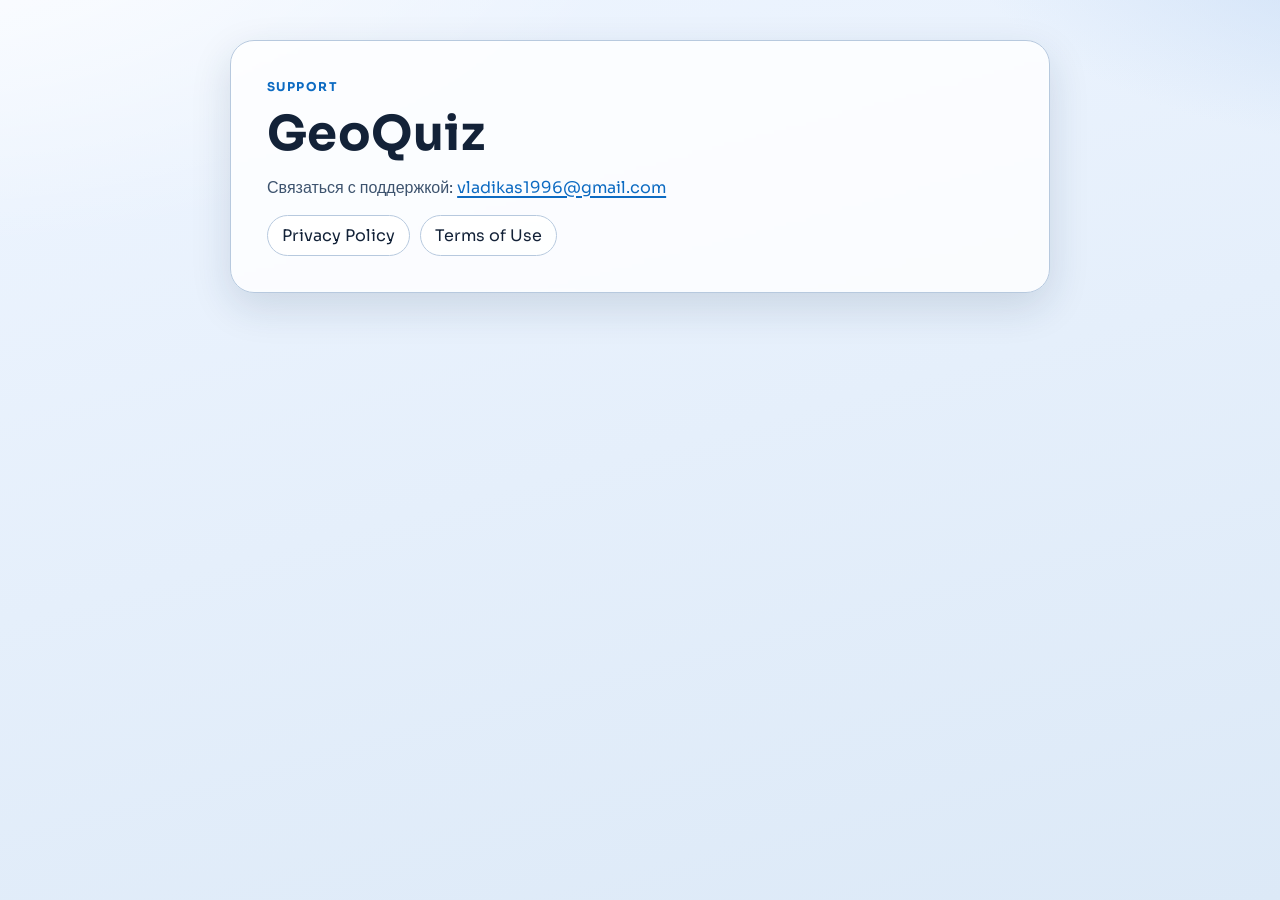
<file: index.html>
<!doctype html>
<html lang="ru">
  <head>
    <meta charset="UTF-8" />
    <meta name="viewport" content="width=device-width, initial-scale=1.0" />
    <title>GeoQuiz</title>
    <link rel="stylesheet" href="./styles.css" />
    <meta http-equiv="refresh" content="0; url=./support/" />
    <script>
      window.location.replace("./support/");
    </script>
  </head>
  <body>
    <main class="page">
      <section class="card">
        <p class="eyebrow">GeoQuiz</p>
        <h1>Переход на страницу поддержки</h1>
        <p>Если редирект не сработал, откройте страницу вручную:</p>
        <p><a class="link-chip" href="./support/">Open Support</a></p>
      </section>
    </main>
  </body>
</html>
</file>
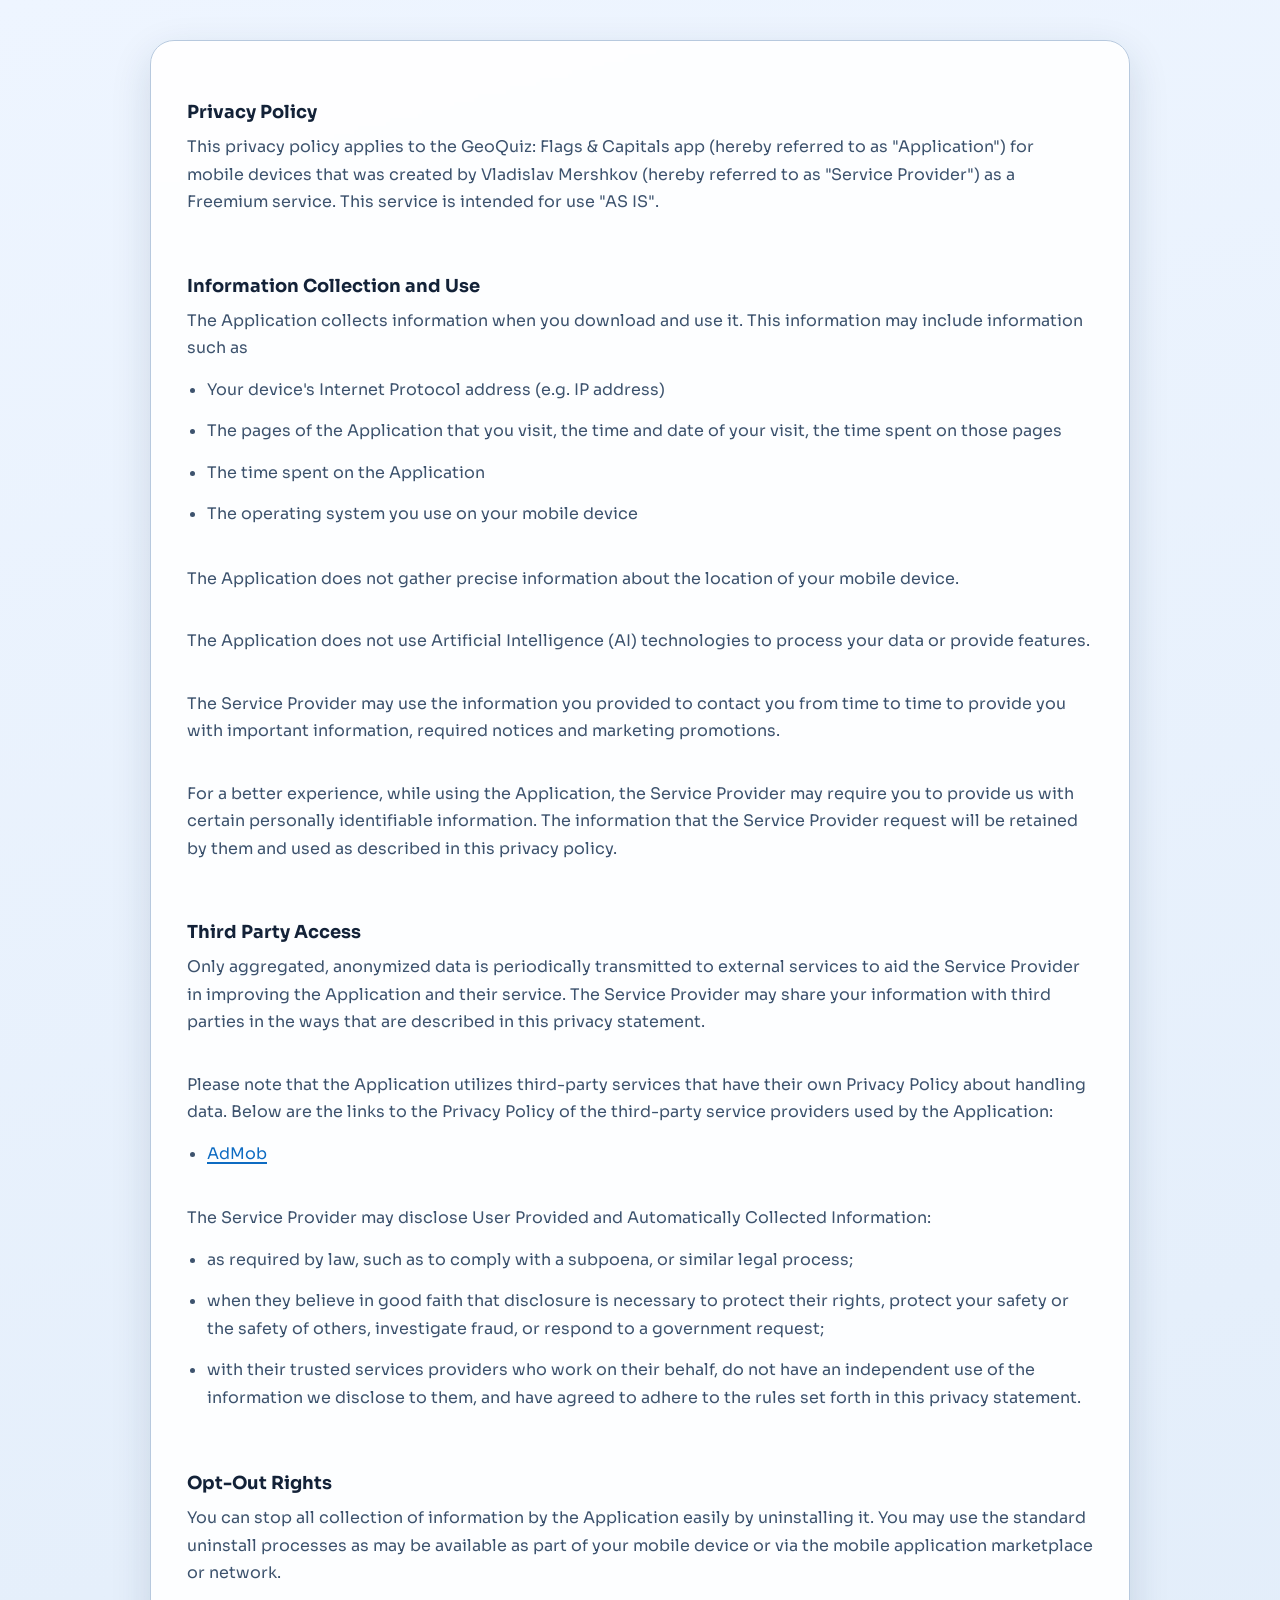
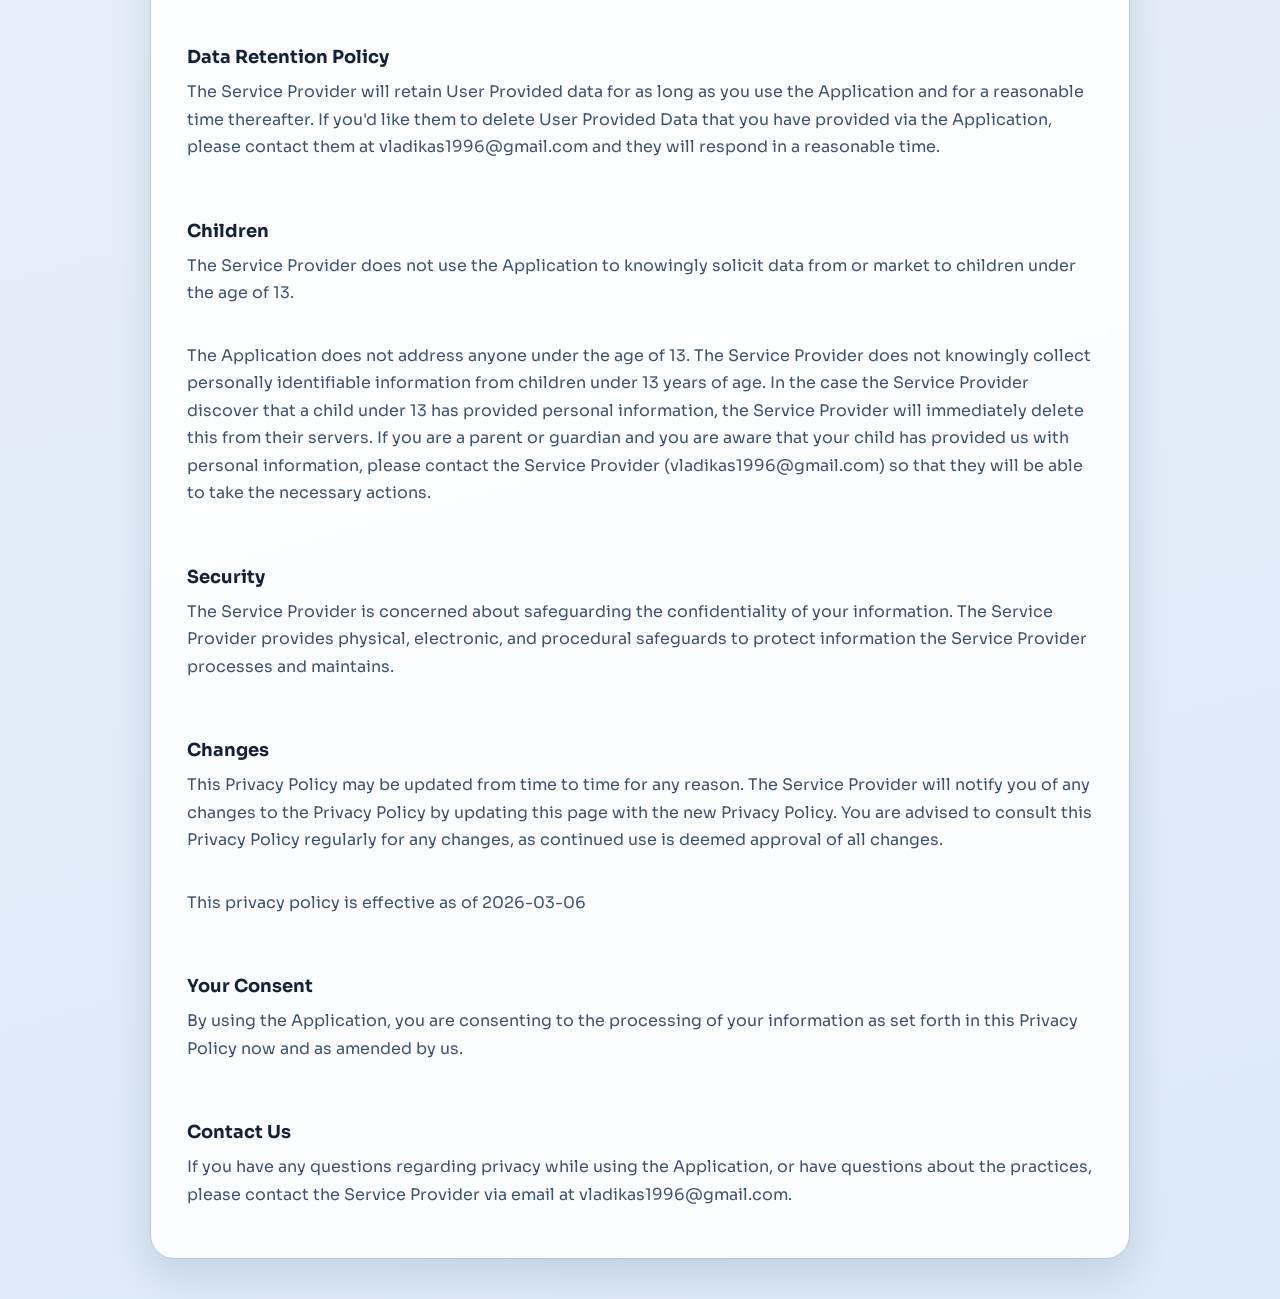
<file: privacy/index.html>
<!doctype html>
<html lang="en">
    <head>
      <meta charset='utf-8'>
      <meta name='viewport' content='width=device-width'>
      <title>Privacy Policy</title>
      <link rel="stylesheet" href="../styles.css" />
    </head>
    <body class="legal-page">
    <main class="page">
      <article class="card legal-card">
    <strong>Privacy Policy</strong><p>This privacy policy applies to the GeoQuiz: Flags &amp; Capitals app (hereby referred to as "Application") for mobile devices that was created by Vladislav Mershkov (hereby referred to as "Service Provider") as a Freemium service. This service is intended for use "AS IS".</p><br><strong>Information Collection and Use</strong><p>The Application collects information when you download and use it. This information may include information such as </p><ul><li>Your device's Internet Protocol address (e.g. IP address)</li><li>The pages of the Application that you visit, the time and date of your visit, the time spent on those pages</li><li>The time spent on the Application</li><li>The operating system you use on your mobile device</li></ul><p></p><br><p>The Application does not gather precise information about the location of your mobile device.</p><!----><br><p>The Application does not use Artificial Intelligence (AI) technologies to process your data or provide features.</p><br><p>The Service Provider may use the information you provided to contact you from time to time to provide you with important information, required notices and marketing promotions.</p><br><p>For a better experience, while using the Application, the Service Provider may require you to provide us with certain personally identifiable information. The information that the Service Provider request will be retained by them and used as described in this privacy policy.</p><br><strong>Third Party Access</strong><p>Only aggregated, anonymized data is periodically transmitted to external services to aid the Service Provider in improving the Application and their service. The Service Provider may share your information with third parties in the ways that are described in this privacy statement.</p><div><br><p>Please note that the Application utilizes third-party services that have their own Privacy Policy about handling data. Below are the links to the Privacy Policy of the third-party service providers used by the Application:</p><ul><li><a href="https://support.google.com/admob/answer/6128543?hl=en" target="_blank" rel="noopener noreferrer">AdMob</a></li></ul></div><br><p>The Service Provider may disclose User Provided and Automatically Collected Information:</p><ul><li>as required by law, such as to comply with a subpoena, or similar legal process;</li><li>when they believe in good faith that disclosure is necessary to protect their rights, protect your safety or the safety of others, investigate fraud, or respond to a government request;</li><li>with their trusted services providers who work on their behalf, do not have an independent use of the information we disclose to them, and have agreed to adhere to the rules set forth in this privacy statement.</li></ul><p></p><br><strong>Opt-Out Rights</strong><p>You can stop all collection of information by the Application easily by uninstalling it. You may use the standard uninstall processes as may be available as part of your mobile device or via the mobile application marketplace or network.</p><br><strong>Data Retention Policy</strong><p>The Service Provider will retain User Provided data for as long as you use the Application and for a reasonable time thereafter. If you'd like them to delete User Provided Data that you have provided via the Application, please contact them at vladikas1996@gmail.com and they will respond in a reasonable time.</p><br><strong>Children</strong><p>The Service Provider does not use the Application to knowingly solicit data from or market to children under the age of 13.</p><div><br><p>The Application does not address anyone under the age of 13. The Service Provider does not knowingly collect personally identifiable information from children under 13 years of age. In the case the Service Provider discover that a child under 13 has provided personal information, the Service Provider will immediately delete this from their servers. If you are a parent or guardian and you are aware that your child has provided us with personal information, please contact the Service Provider (vladikas1996@gmail.com) so that they will be able to take the necessary actions.</p></div><br><strong>Security</strong><p>The Service Provider is concerned about safeguarding the confidentiality of your information. The Service Provider provides physical, electronic, and procedural safeguards to protect information the Service Provider processes and maintains.</p><br><strong>Changes</strong><p>This Privacy Policy may be updated from time to time for any reason. The Service Provider will notify you of any changes to the Privacy Policy by updating this page with the new Privacy Policy. You are advised to consult this Privacy Policy regularly for any changes, as continued use is deemed approval of all changes.</p><br><p>This privacy policy is effective as of 2026-03-06</p><br><strong>Your Consent</strong><p>By using the Application, you are consenting to the processing of your information as set forth in this Privacy Policy now and as amended by us.</p><br><strong>Contact Us</strong><p>If you have any questions regarding privacy while using the Application, or have questions about the practices, please contact the Service Provider via email at vladikas1996@gmail.com.</p>
      </article>
    </main>
    </body>
    </html>
</file>
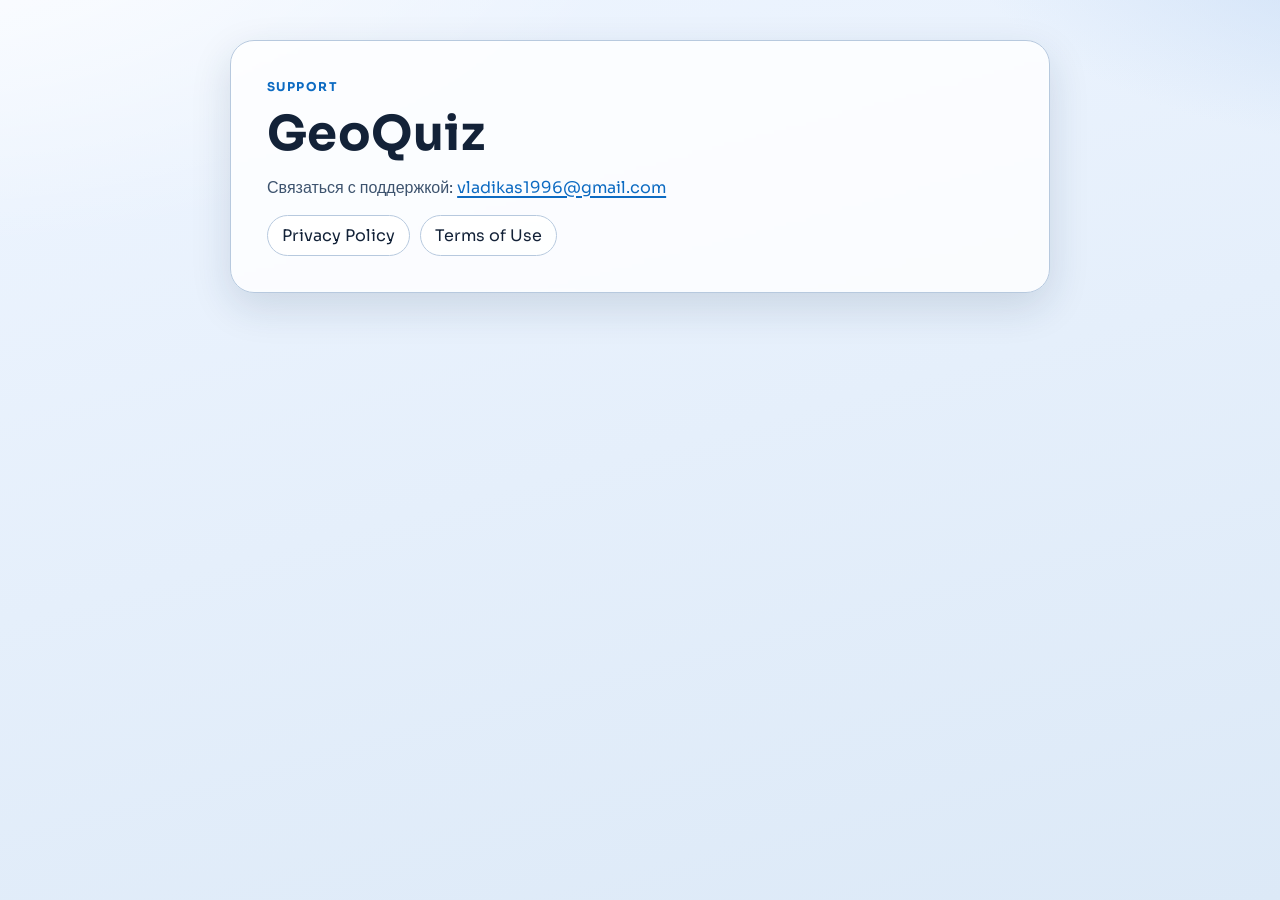
<file: support/index.html>
<!doctype html>
<html lang="ru">
  <head>
    <meta charset="UTF-8" />
    <meta name="viewport" content="width=device-width, initial-scale=1.0" />
    <title>GeoQuiz Support</title>
    <link rel="stylesheet" href="../styles.css" />
  </head>
  <body>
    <main class="page">
      <section class="card">
        <p class="eyebrow">Support</p>
        <h1>GeoQuiz</h1>
        <p>
          Связаться с поддержкой:
          <a href="mailto:vladikas1996@gmail.com">vladikas1996@gmail.com</a>
        </p>
        <nav class="links">
          <a class="link-chip" href="../privacy/">Privacy Policy</a>
          <a class="link-chip" href="../terms/">Terms of Use</a>
        </nav>
      </section>
    </main>
  </body>
</html>
</file>
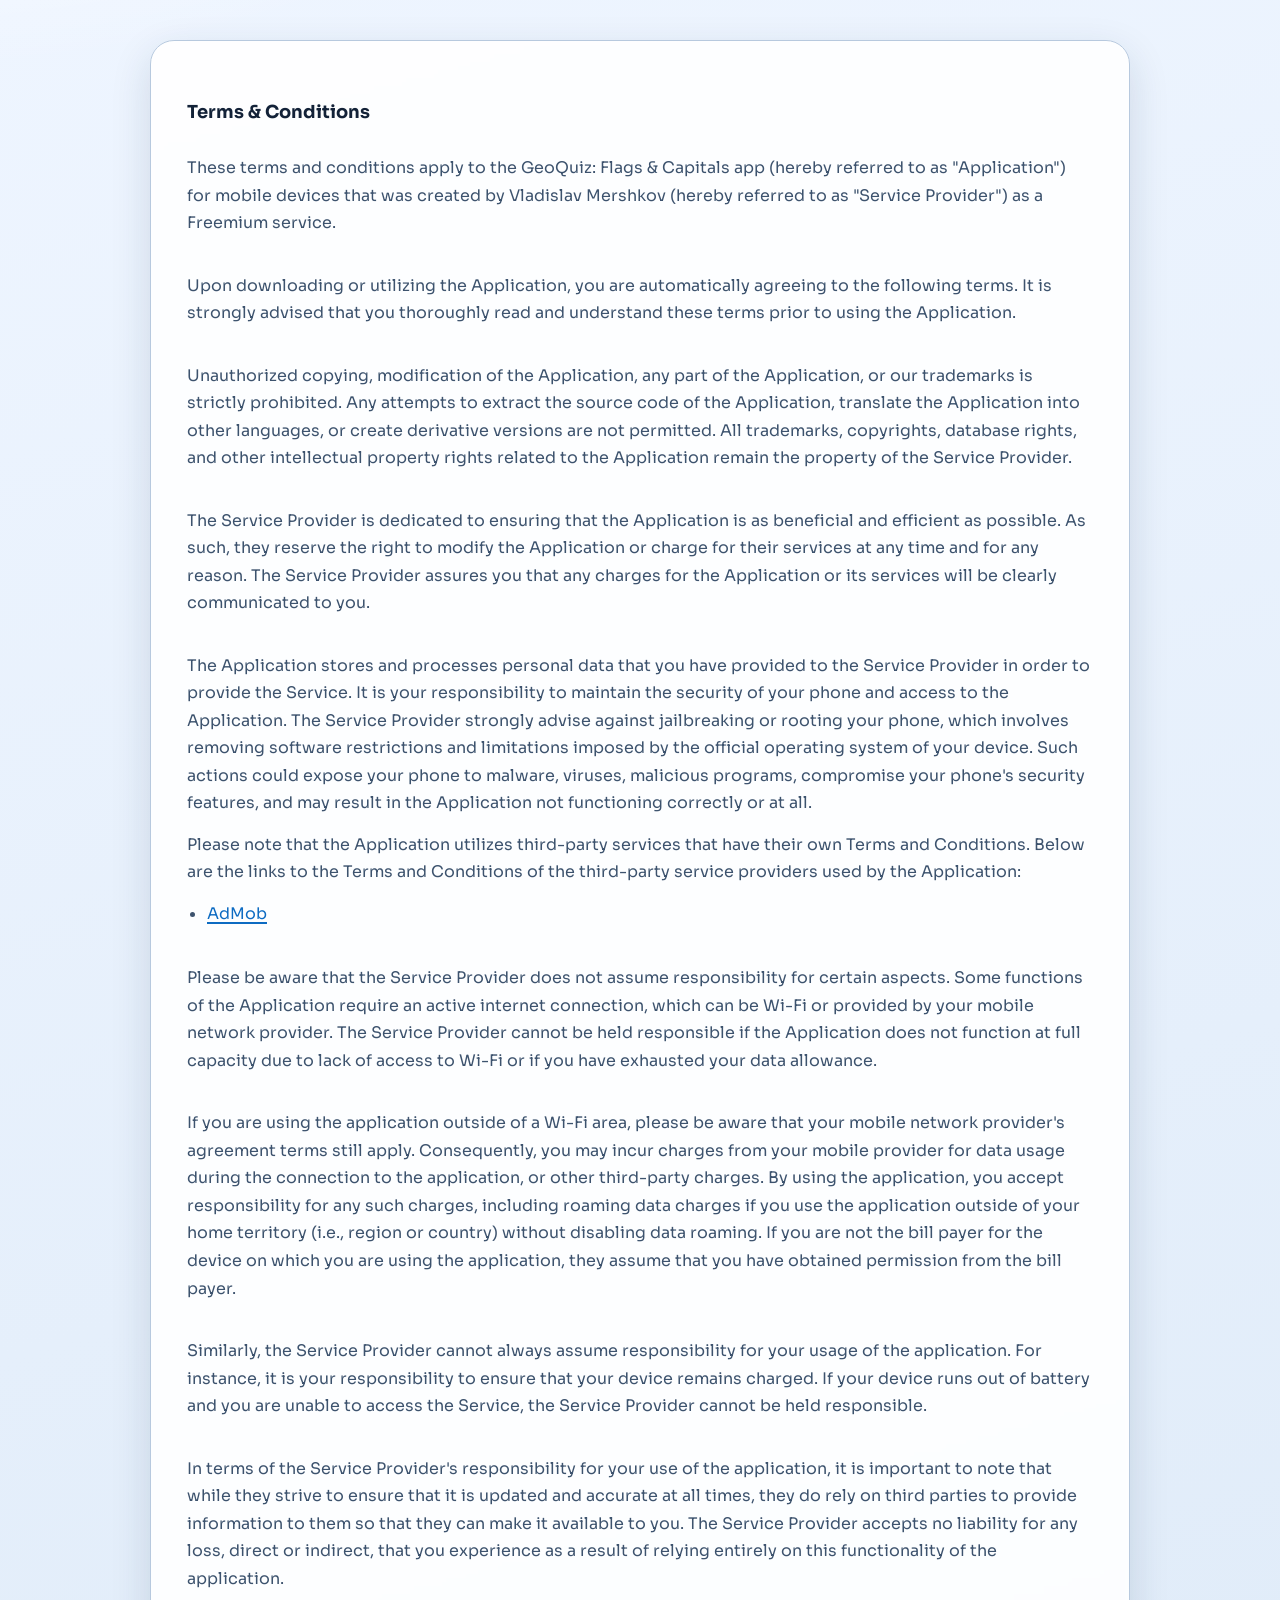
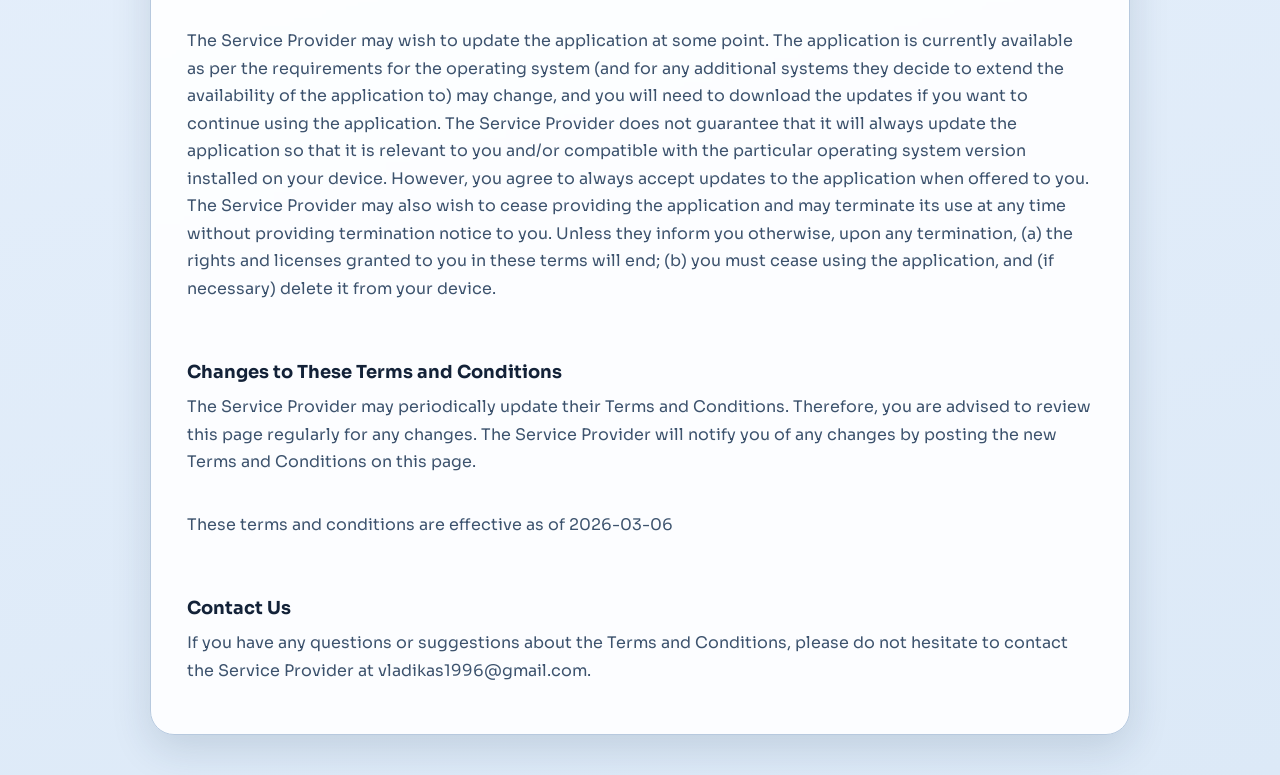
<file: terms/index.html>
<!doctype html>
<html lang="en">
    <head>
      <meta charset='utf-8'>
      <meta name='viewport' content='width=device-width'>
      <title>Terms &amp; Conditions</title>
      <link rel="stylesheet" href="../styles.css" />
    </head>
    <body class="legal-page">
    <main class="page">
      <article class="card legal-card">
    <strong>Terms &amp; Conditions</strong><br><p>These terms and conditions apply to the GeoQuiz: Flags &amp; Capitals app (hereby referred to as "Application") for mobile devices that was created by Vladislav Mershkov (hereby referred to as "Service Provider") as a Freemium service.</p><br><p>Upon downloading or utilizing the Application, you are automatically agreeing to the following terms. It is strongly advised that you thoroughly read and understand these terms prior to using the Application.</p><div><br><p>Unauthorized copying, modification of the Application, any part of the Application, or our trademarks is strictly prohibited. Any attempts to extract the source code of the Application, translate the Application into other languages, or create derivative versions are not permitted. All trademarks, copyrights, database rights, and other intellectual property rights related to the Application remain the property of the Service Provider.</p></div><br><p>The Service Provider is dedicated to ensuring that the Application is as beneficial and efficient as possible. As such, they reserve the right to modify the Application or charge for their services at any time and for any reason. The Service Provider assures you that any charges for the Application or its services will be clearly communicated to you.</p><br><p>The Application stores and processes personal data that you have provided to the Service Provider in order to provide the Service. It is your responsibility to maintain the security of your phone and access to the Application. The Service Provider strongly advise against jailbreaking or rooting your phone, which involves removing software restrictions and limitations imposed by the official operating system of your device. Such actions could expose your phone to malware, viruses, malicious programs, compromise your phone's security features, and may result in the Application not functioning correctly or at all.</p><div><p>Please note that the Application utilizes third-party services that have their own Terms and Conditions. Below are the links to the Terms and Conditions of the third-party service providers used by the Application:</p><ul><li><a href="https://developers.google.com/admob/terms" target="_blank" rel="noopener noreferrer">AdMob</a></li></ul></div><br><p>Please be aware that the Service Provider does not assume responsibility for certain aspects. Some functions of the Application require an active internet connection, which can be Wi-Fi or provided by your mobile network provider. The Service Provider cannot be held responsible if the Application does not function at full capacity due to lack of access to Wi-Fi or if you have exhausted your data allowance.</p><br><p>If you are using the application outside of a Wi-Fi area, please be aware that your mobile network provider's agreement terms still apply. Consequently, you may incur charges from your mobile provider for data usage during the connection to the application, or other third-party charges. By using the application, you accept responsibility for any such charges, including roaming data charges if you use the application outside of your home territory (i.e., region or country) without disabling data roaming. If you are not the bill payer for the device on which you are using the application, they assume that you have obtained permission from the bill payer.</p><br><p>Similarly, the Service Provider cannot always assume responsibility for your usage of the application. For instance, it is your responsibility to ensure that your device remains charged. If your device runs out of battery and you are unable to access the Service, the Service Provider cannot be held responsible.</p><br><p>In terms of the Service Provider's responsibility for your use of the application, it is important to note that while they strive to ensure that it is updated and accurate at all times, they do rely on third parties to provide information to them so that they can make it available to you. The Service Provider accepts no liability for any loss, direct or indirect, that you experience as a result of relying entirely on this functionality of the application.</p><br><!----><p>The Service Provider may wish to update the application at some point. The application is currently available as per the requirements for the operating system (and for any additional systems they decide to extend the availability of the application to) may change, and you will need to download the updates if you want to continue using the application. The Service Provider does not guarantee that it will always update the application so that it is relevant to you and/or compatible with the particular operating system version installed on your device. However, you agree to always accept updates to the application when offered to you. The Service Provider may also wish to cease providing the application and may terminate its use at any time without providing termination notice to you. Unless they inform you otherwise, upon any termination, (a) the rights and licenses granted to you in these terms will end; (b) you must cease using the application, and (if necessary) delete it from your device.</p><br><strong>Changes to These Terms and Conditions</strong><p>The Service Provider may periodically update their Terms and Conditions. Therefore, you are advised to review this page regularly for any changes. The Service Provider will notify you of any changes by posting the new Terms and Conditions on this page.</p><br><p>These terms and conditions are effective as of 2026-03-06</p><br><strong>Contact Us</strong><p>If you have any questions or suggestions about the Terms and Conditions, please do not hesitate to contact the Service Provider at vladikas1996@gmail.com.</p>
      </article>
    </main>
    </body>
    </html>
</file>
<file: styles.css>
@import url("https://fonts.googleapis.com/css2?family=Sora:wght@400;600;700&display=swap");

:root {
  --bg-start: #eef5ff;
  --bg-end: #dce9f7;
  --ink: #132238;
  --text: #3d536e;
  --card-bg: rgba(255, 255, 255, 0.8);
  --card-border: #b7c9de;
  --accent: #0d6bc2;
  --accent-strong: #084f92;
}

* {
  box-sizing: border-box;
}

html,
body {
  margin: 0;
  min-height: 100%;
}

body {
  font-family: "Sora", "Trebuchet MS", sans-serif;
  color: var(--ink);
  background:
    radial-gradient(1200px 560px at -10% -12%, #ffffff 0%, transparent 64%),
    radial-gradient(900px 420px at 115% -10%, #c6dbf5 0%, transparent 58%),
    linear-gradient(165deg, var(--bg-start), var(--bg-end));
  padding: clamp(16px, 4vw, 40px);
}

.page {
  width: min(820px, 100%);
  margin: 0 auto;
}

.card {
  background: var(--card-bg);
  border: 1px solid var(--card-border);
  border-radius: 24px;
  padding: clamp(20px, 3vw, 36px);
  box-shadow: 0 14px 40px rgba(24, 49, 77, 0.14);
  backdrop-filter: blur(2px);
}

.eyebrow {
  margin: 0 0 10px;
  text-transform: uppercase;
  letter-spacing: 0.12em;
  font-size: 0.76rem;
  font-weight: 700;
  color: var(--accent);
}

h1 {
  margin: 0 0 14px;
  font-size: clamp(2rem, 7vw, 3rem);
  line-height: 1.08;
  letter-spacing: 0.01em;
}

p,
li {
  margin: 0 0 14px;
  color: var(--text);
  line-height: 1.72;
}

a {
  color: var(--accent);
  text-underline-offset: 3px;
  text-decoration-thickness: 2px;
}

a:hover {
  color: var(--accent-strong);
}

.links {
  display: flex;
  flex-wrap: wrap;
  gap: 10px;
  margin-top: 8px;
}

.link-chip {
  display: inline-block;
  border: 1px solid var(--card-border);
  border-radius: 999px;
  padding: 9px 14px;
  text-decoration: none;
  color: var(--ink);
  background: rgba(255, 255, 255, 0.8);
  transition: border-color 0.2s ease, color 0.2s ease, transform 0.2s ease;
}

.link-chip:hover {
  border-color: var(--accent);
  color: var(--accent-strong);
  transform: translateY(-1px);
}

.legal-page .page {
  width: min(980px, 100%);
}

.legal-page .card {
  background: rgba(255, 255, 255, 0.9);
}

.legal-page strong {
  display: block;
  margin: 24px 0 10px;
  color: var(--ink);
  font-size: 1.12rem;
}

.legal-page ul {
  margin: 0 0 16px;
  padding-left: 20px;
}

.legal-page hr {
  border: 0;
  border-top: 1px solid var(--card-border);
  margin: 22px 0;
}
</file>
